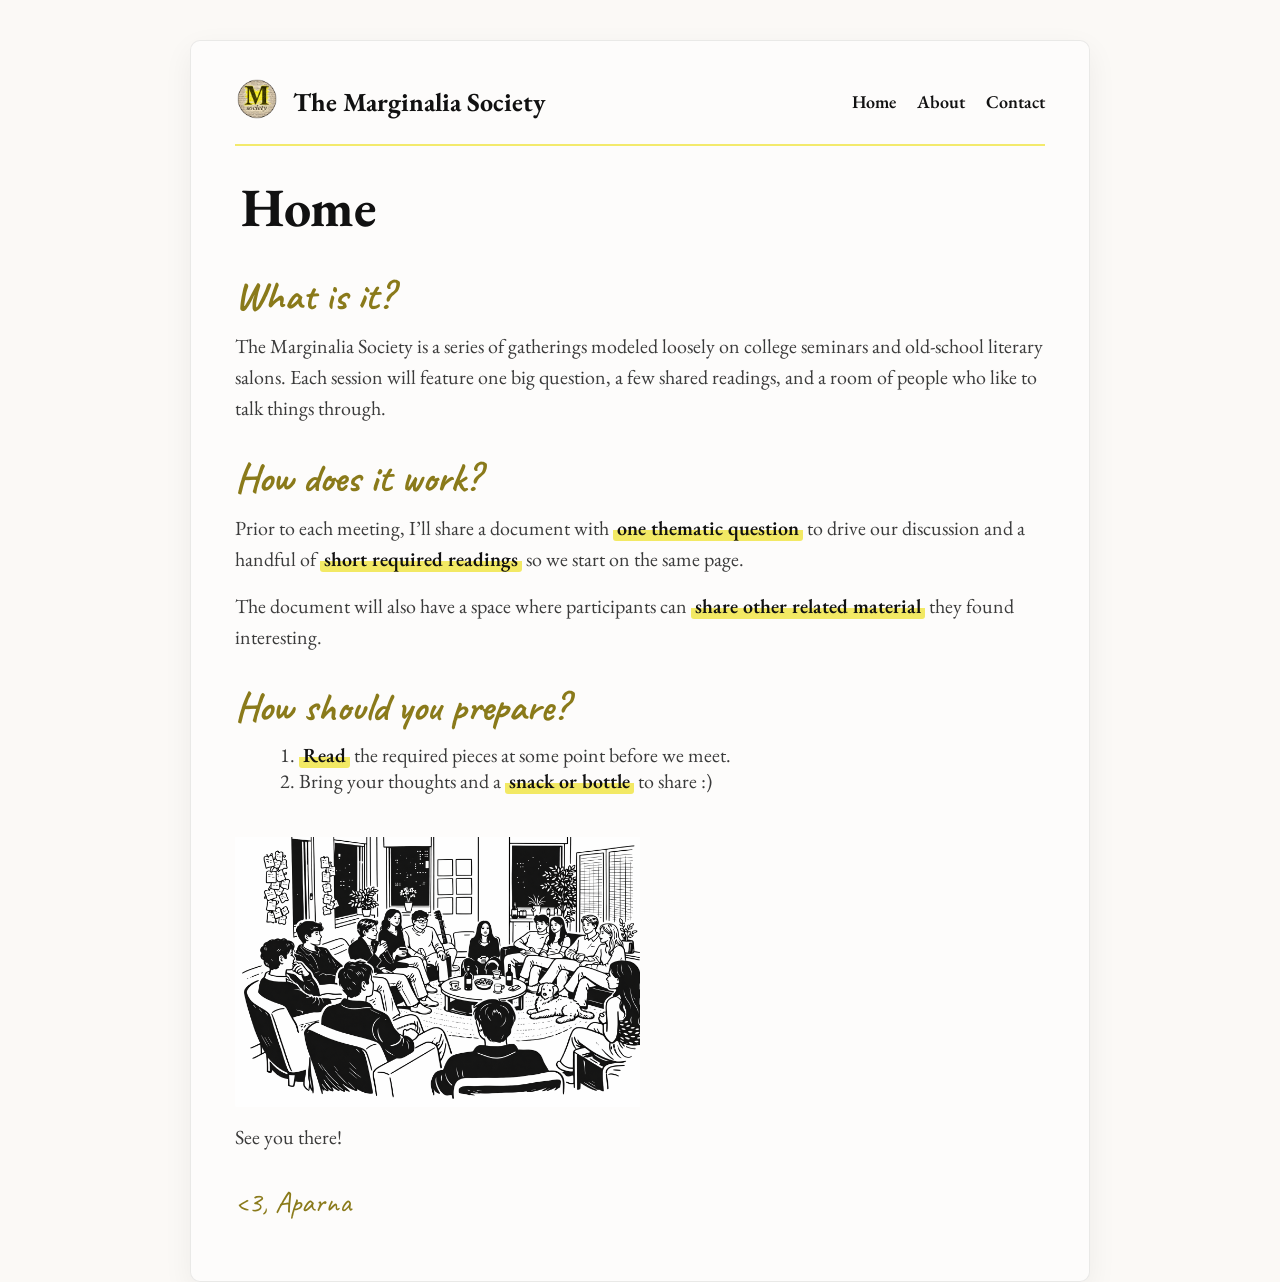
<file: index.html>
<!doctype html>
<html>
  <head>
    <title>The Marginalia Society</title>
    <meta name="viewport" content="width=device-width, initial-scale=1" />
    <link rel="preconnect" href="https://fonts.googleapis.com" />
    <link rel="preconnect" href="https://fonts.gstatic.com" crossorigin />
    <link
      href="https://fonts.googleapis.com/css2?family=EB+Garamond:wght@400;600;700&family=Caveat:wght@500;700&display=swap"
      rel="stylesheet"
    />
    <link rel="stylesheet" href="style.css" />
    <meta name="viewport" content="width=device-width, initial-scale=1" />
  </head>
  <body>
    <div class="page">
      <div id="header-placeholder"></div>

      <script>
        fetch("/header.html")
          .then((response) => response.text())
          .then((data) => {
            document.getElementById("header-placeholder").innerHTML = data;
          });
      </script>

      <div class="h1">
        <h1>Home</h1>
      </div>

      <div class="script">What is it?</div>
      <p>
        The Marginalia Society is a series of gatherings modeled loosely on
        college seminars and old-school literary salons. Each session will
        feature one big question, a few shared readings, and a room of people
        who like to talk things through.
      </p>

      <div class="script">How does it work?</div>
      <p>
        Prior to each meeting, I’ll share a document with
        <span class="hl">one thematic question</span> to drive our discussion
        and a handful of <span class="hl">short required readings</span> so we
        start on the same page.
      </p>
      <p>
        The document will also have a space where participants can
        <span class="hl">share other related material</span> they found
        interesting.
      </p>

      <div class="script">How should you prepare?</div>
      <ol>
        <li>
          <span class="hl">Read</span> the required pieces at some point before
          we meet.
        </li>
        <li>
          Bring your thoughts and a <span class="hl">snack or bottle</span> to
          share :)
        </li>
      </ol>

      <div>
        <img
          class="content-img"
          src="msocietysketchbw.png"
          alt="Marginalia Society Meeting"
          width="50%"
          height="50%"
          style="margin-top: 25px"
        />
        <!-- <p class="title">The Marginalia Society</p> -->
      </div>

      <p>See you there!</p>

      <!-- <a class="button" href="meetings.html">View Next Meeting</a> -->

      <div class="footer-sign">&lt;3, Aparna</div>
    </div>
  </body>
</html>
</file>
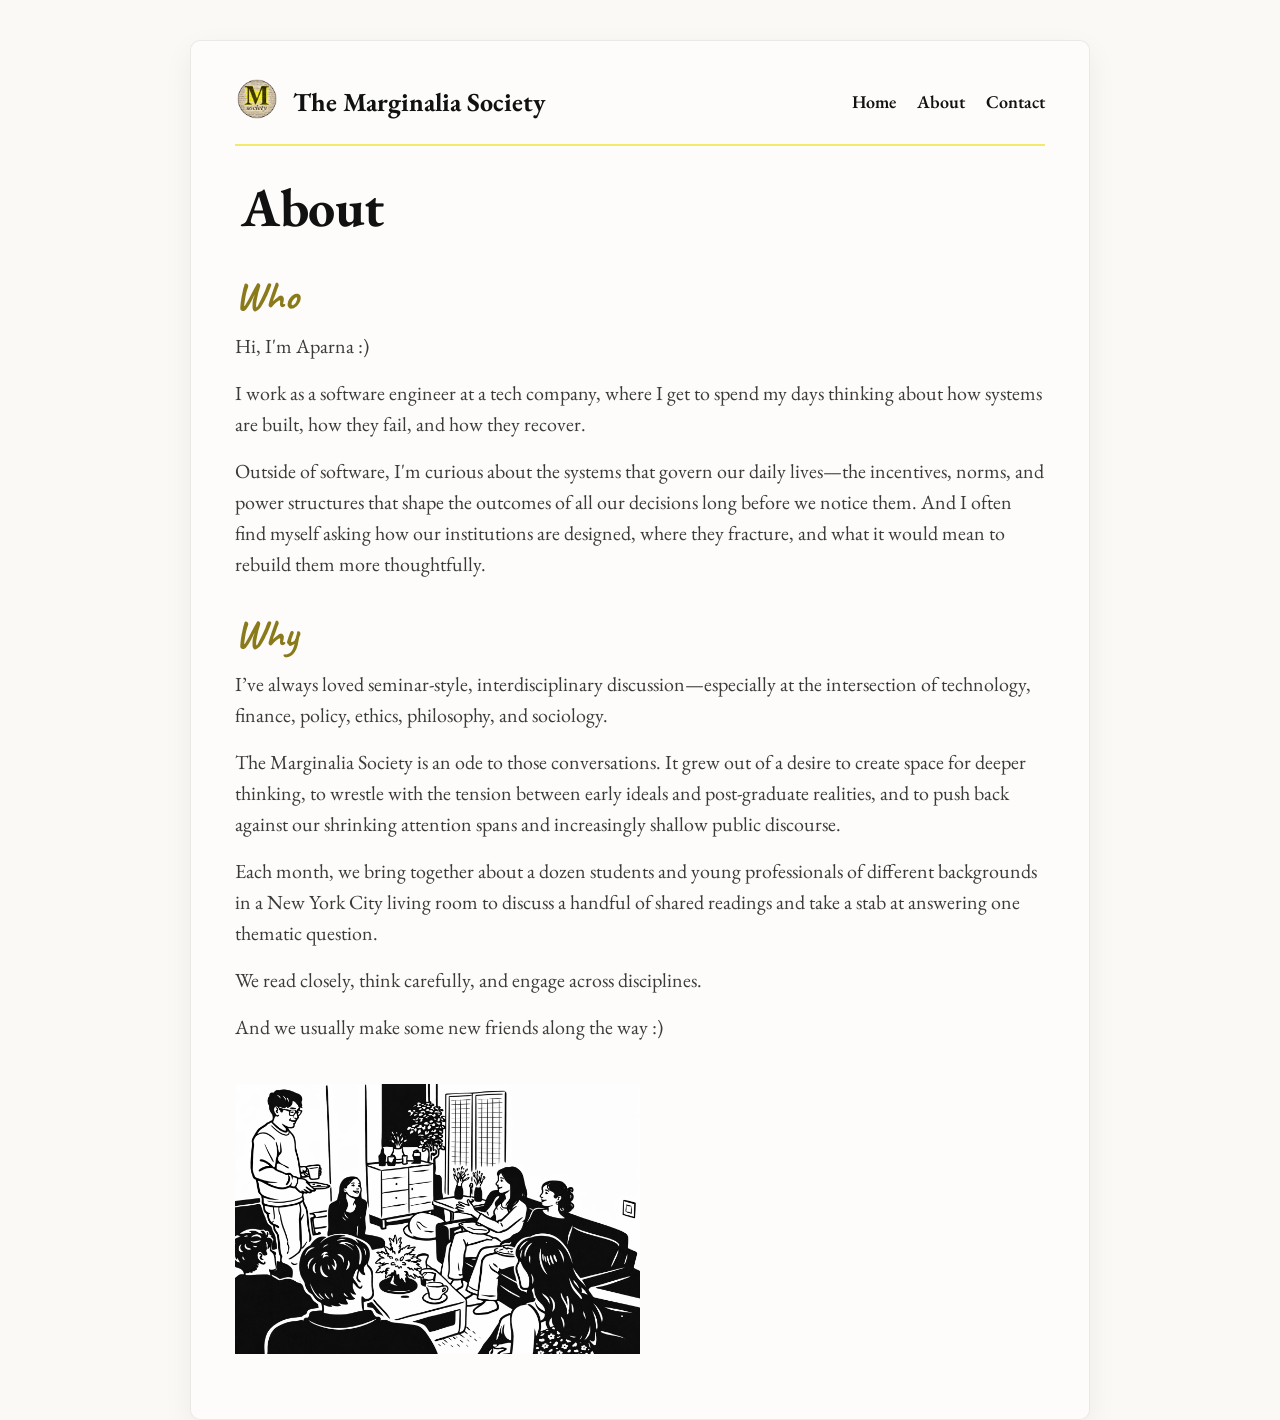
<file: about.html>
<!doctype html>
<html>
  <head>
    <title>About | The Marginalia Society</title>
    <meta name="viewport" content="width=device-width, initial-scale=1" />

    <link rel="preconnect" href="https://fonts.googleapis.com" />
    <link rel="preconnect" href="https://fonts.gstatic.com" crossorigin />
    <link
      href="https://fonts.googleapis.com/css2?family=EB+Garamond:wght@400;600;700&family=Caveat:wght@500;700&display=swap"
      rel="stylesheet"
    />
    <link rel="stylesheet" href="style.css" />
    <meta name="viewport" content="width=device-width, initial-scale=1" />
  </head>

  <body>
    <div class="page">
      <div id="header-placeholder"></div>

      <script>
        fetch("/header.html")
          .then((response) => response.text())
          .then((data) => {
            document.getElementById("header-placeholder").innerHTML = data;
          });
      </script>

      <div class="h1">
        <!-- <img src="MSocietyLogoItalicizedWarm.png" alt="" /> -->
        <h1>About</h1>
      </div>

      <div class="script">Who</div>

      <p>Hi, I'm Aparna :)</p>

      <p>
        I work as a software engineer at a tech company, where I get to spend my
        days thinking about how systems are built, how they fail, and how they
        recover.
      </p>

      <p>
        Outside of software, I'm curious about the systems that govern our daily
        lives—the incentives, norms, and power structures that shape the
        outcomes of all our decisions long before we notice them. And I often
        find myself asking how our institutions are designed, where they
        fracture, and what it would mean to rebuild them more thoughtfully.
      </p>

      <div class="script">Why</div>

      <p>
        I’ve always loved seminar-style, interdisciplinary discussion—especially
        at the intersection of technology, finance, policy, ethics, philosophy,
        and sociology.
      </p>

      <p>
        The Marginalia Society is an ode to those conversations. It grew out of
        a desire to create space for deeper thinking, to wrestle with the
        tension between early ideals and post-graduate realities, and to push
        back against our shrinking attention spans and increasingly shallow
        public discourse.
      </p>

      <p>
        Each month, we bring together about a dozen students and young
        professionals of different backgrounds in a New York City living room to
        discuss a handful of shared readings and take a stab at answering one
        thematic question.
      </p>

      <p>We read closely, think carefully, and engage across disciplines.</p>
      <p>And we usually make some new friends along the way :)</p>

      <div>
        <img
          class="content-img"
          src="msociettsketchbw2.png"
          alt="Marginalia Society Meeting"
          width="50%"
          height="50%"
          style="margin-top: 25px"
        />
        <!-- <p class="title">The Marginalia Society</p> -->
      </div>
    </div>
  </body>
</html>
</file>
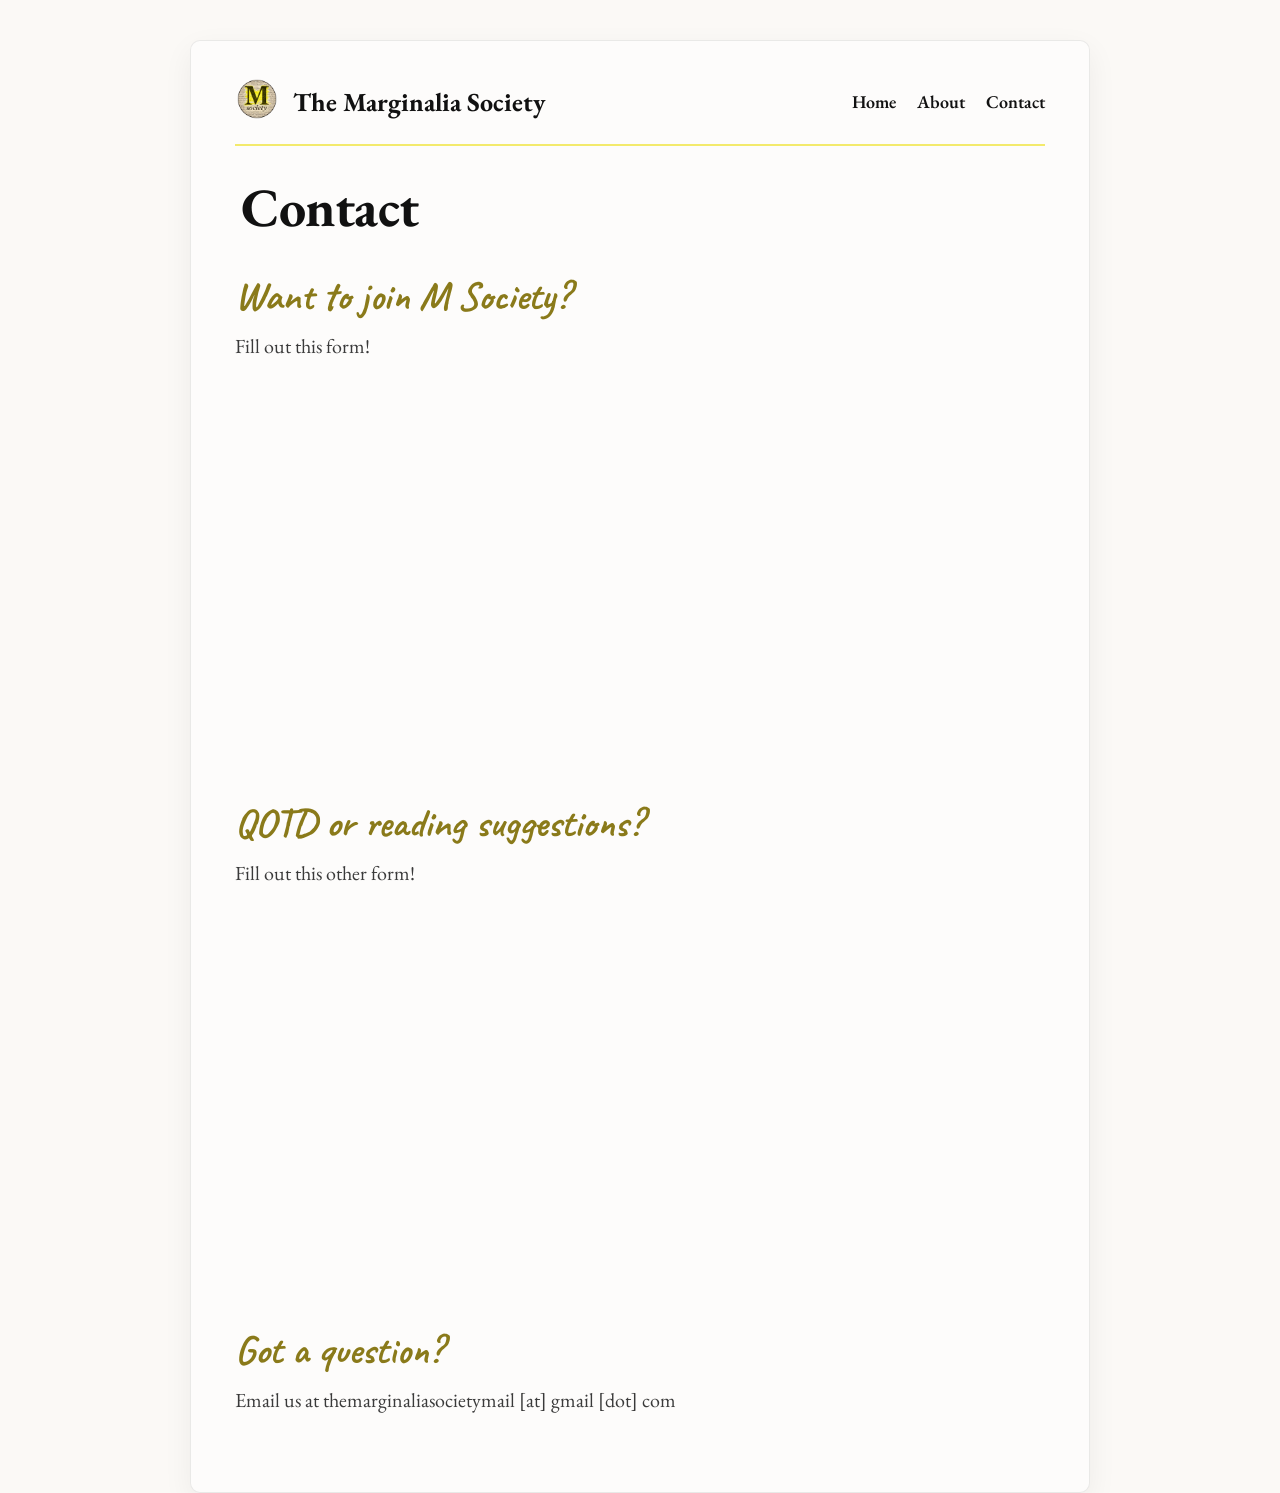
<file: contact.html>
<!doctype html>
<html>
  <head>
    <title>Contact | The Marginalia Society</title>
    <meta name="viewport" content="width=device-width, initial-scale=1" />

    <link rel="preconnect" href="https://fonts.googleapis.com" />
    <link rel="preconnect" href="https://fonts.gstatic.com" crossorigin />
    <link
      href="https://fonts.googleapis.com/css2?family=EB+Garamond:wght@400;600;700&family=Caveat:wght@500;700&display=swap"
      rel="stylesheet"
    />
    <link rel="stylesheet" href="style.css" />
    <meta name="viewport" content="width=device-width, initial-scale=1" />
  </head>

  <body>
    <div class="page">
      <div id="header-placeholder"></div>

      <script>
        fetch("/header.html")
          .then((response) => response.text())
          .then((data) => {
            document.getElementById("header-placeholder").innerHTML = data;
          });
      </script>

      <div class="h1">
        <!-- <img src="MSocietyLogoItalicizedWarm.png" alt="" /> -->
        <h1>Contact</h1>
      </div>

      <div class="script">Want to join M Society?</div>

      <p>Fill out this form!</p>
      <iframe
        class="contact-form"
        src="https://docs.google.com/forms/d/e/1FAIpQLScKFVO4Bgy3HkTnOiD_jjnbtPMNG1E1Nk7kyQTzUdtpGbCMNg/viewform?embedded=true"
        width="760"
        height="350"
        >Loading…</iframe
      >

      <div class="script">QOTD or reading suggestions?</div>

      <p>Fill out this other form!</p>
      <iframe
        class="contact-form"
        src="https://docs.google.com/forms/d/e/1FAIpQLScdYCstCziC6WzZ9gH7np_758b3Mp_FXCdUGqH1u-e9yZExkg/viewform?embedded=true"
        width="760"
        height="350"
        >Loading…</iframe
      >

      <!-- <iframe
        src="https://docs.google.com/forms/d/e/1FAIpQLScdYCstCziC6WzZ9gH7np_758b3Mp_FXCdUGqH1u-e9yZExkg/viewform?embedded=true"
        width="640"
        height="867"
        frameborder="0"
        marginheight="0"
        marginwidth="0"
        >Loading…</iframe
      > -->

      <div class="script">Got a question?</div>

      <p>
        Email us at themarginaliasocietymail [at] gmail [dot] com
        <!-- <a href="themarginaliasocietymail@gmail.com"
          >themarginaliasocietymail@gmail.com</a
        > -->
      </p>
    </div>
  </body>
</html>
</file>
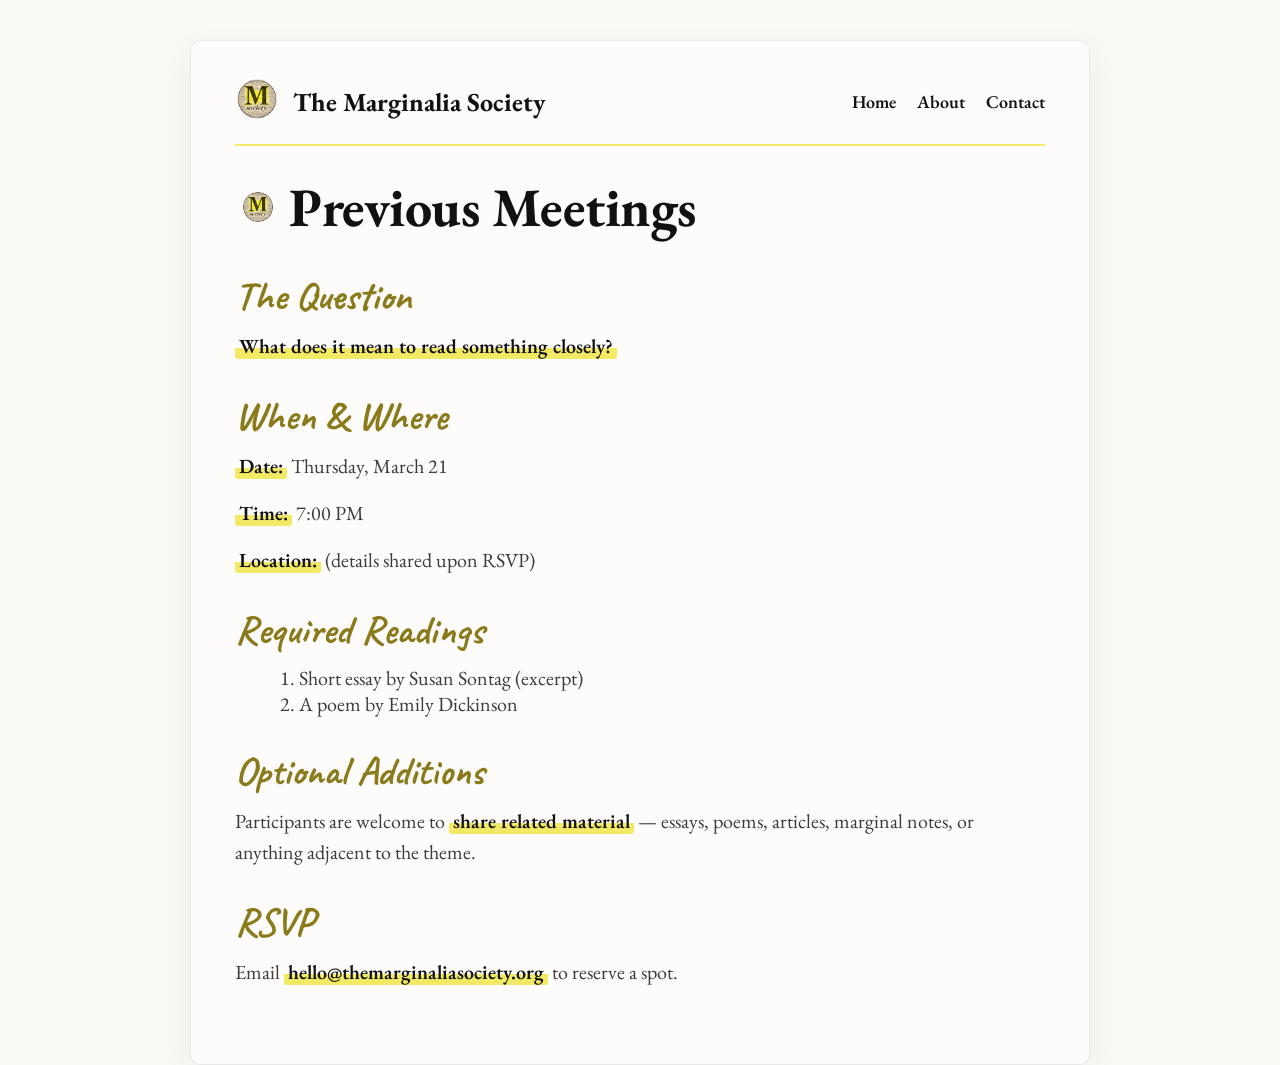
<file: meetings.html>
<!doctype html>
<html>
  <head>
    <title>Next Meeting | The Marginalia Society</title>
    <meta name="viewport" content="width=device-width, initial-scale=1" />

    <link rel="preconnect" href="https://fonts.googleapis.com" />
    <link rel="preconnect" href="https://fonts.gstatic.com" crossorigin />
    <link
      href="https://fonts.googleapis.com/css2?family=EB+Garamond:wght@400;600;700&family=Caveat:wght@500;700&display=swap"
      rel="stylesheet"
    />
    <link rel="stylesheet" href="style.css" />
    <meta name="viewport" content="width=device-width, initial-scale=1" />
  </head>
  <body>
    <div class="page">
      <div id="header-placeholder"></div>

      <script>
        fetch("/header.html")
          .then((response) => response.text())
          .then((data) => {
            document.getElementById("header-placeholder").innerHTML = data;
          });
      </script>

      <div class="h1">
        <img src="logo.png" alt="" />
        <h1>Previous Meetings</h1>
      </div>

      <div class="script">The Question</div>
      <p>
        <span class="hl">What does it mean to read something closely?</span>
      </p>

      <div class="script">When & Where</div>
      <p><span class="hl">Date:</span> Thursday, March 21</p>
      <p><span class="hl">Time:</span> 7:00 PM</p>
      <p><span class="hl">Location:</span> (details shared upon RSVP)</p>

      <div class="script">Required Readings</div>
      <ol>
        <li>Short essay by Susan Sontag (excerpt)</li>
        <li>A poem by Emily Dickinson</li>
      </ol>

      <div class="script">Optional Additions</div>
      <p>
        Participants are welcome to
        <span class="hl">share related material</span> — essays, poems,
        articles, marginal notes, or anything adjacent to the theme.
      </p>

      <div class="script">RSVP</div>
      <p>
        Email <span class="hl">hello@themarginaliasociety.org</span> to reserve
        a spot.
      </p>
    </div>
  </body>
</html>
</file>
<file: style.css>
:root{
  --paper: #fbf9f6;
  --ink: #111111;
  --muted: #3a3a3a;
  --highlight: #F2E85C;
  --rule: rgba(0,0,0,0.08);
  --link: #3e85b0;
}

*{ box-sizing: border-box; }

html, body { height: 100%; }

body{
  margin: 0;
  font-family: "EB Garamond", Georgia, serif;
  color: var(--ink);
  background: var(--paper);
}

/* Page container like a document sheet */
.page{
  max-width: 900px;
  margin: 40px auto 80px;
  background: rgba(255,255,255,0.55);
  border: 1px solid var(--rule);
  box-shadow: 0 10px 30px rgba(0,0,0,0.06);
  border-radius: 10px;
  padding: 36px 44px 60px;
}

/* Header/nav: quieter, more “document” */
header{
  display: flex;
  align-items: center;
  justify-content: space-between;
  gap: 20px;
  padding-bottom: 18px;
  border-bottom: 2px solid rgba(242,232,92,0.9);
}

.brand{
  display:flex;
  align-items:center;
  gap: 14px;
}

.brand img{
  width: 44px;
  height: 44px;
  border-radius: 50%;
}

.brand .title{
  font-weight: 700;
  font-size: 26px;
  line-height: 1;
  margin: 0;
  text-decoration: none;
  color: var(--ink);
}

nav a{
  text-decoration: none;
  color: var(--ink);
  font-weight: 600;
  font-size: 18px;
  margin-left: 18px;
}

nav a:hover{ text-decoration: underline; }

/* Big page title like the FAQ doc */
.h1{
  display:flex;
  align-items:center;
  gap: 14px;
  margin: 26px 0 5px;
  margin-left: 6px;
}

.h1 img{
  width: 34px;
  height: 34px;
  border-radius: 50%;
}

.h1 h1{
  margin: 0;
  font-size: 54px;
  letter-spacing: -0.5px;
}

/* Handwritten section headers */
.script{
  font-family: "Caveat", cursive;
  font-size: 40px;
  font-weight: 700;
  color: #8a7a1a; /* warm ink */
  margin: 29px 0 10px;
}

/* Body copy like a printed doc */
p{
  font-size: 20px;
  line-height: 1.55;
  color: var(--muted);
  margin: 10px 0 16px;
}

/* Yellow marker highlight */
.hl{
  background: linear-gradient(transparent 58%, rgba(242,232,92,0.95) 58%);
  padding: 0 4px;
  border-radius: 3px;
  font-weight: 600;
  color: var(--ink);
}

/* Call-to-action button that matches highlight */
.button{
  display: inline-block;
  margin-top: 10px;
  padding: 12px 18px;
  border-radius: 6px;
  background: var(--highlight);
  color: var(--ink);
  text-decoration: none;
  font-weight: 700;
  border: 1px solid rgba(0,0,0,0.08);
}

.button:hover{
  filter: brightness(0.97);
}

/* Simple list like the doc */
ol{
  margin: 8px 0 18px 24px;
  font-size: 20px;
  color: var(--muted);
}

.footer-sign{
  margin-top: 30px;
  font-family: "Caveat", cursive;
  font-size: 30px;
  color: #8a7a1a;
}

a{
    color: var(--link)
}

.contact-form{
  display: block;
  width: min(760px, calc(100% + 24px));
  margin: 0 0 18px -60px;
  margin-bottom: 70px;
  border: 0;
}

/* Header base tweaks (all sizes) */
.brand { align-items: center; }
.brand-center { display: block; }
header { align-items: center; }

/* ATTEMPTING TO MAKE IT LESS TERRIBLE ON MOBILE */

/* Mobile header: logo left, title centered, nav centered underneath */
@media (max-width: 600px) {
  .page {
    padding: 22px 18px 40px;
    margin: 18px 12px 50px;
  }

  header {
    /* override desktop header row */
    display: flex;
    flex-direction: column;
    align-items: stretch; /* full width */
    gap: 10px;
    padding-bottom: 14px;
  }

  /* Make brand a flex layout:
     [logo offset left][title centered] */
  .brand {
    width: 100%;
    display: flex;
    align-items: center;
    justify-content: center;
    position: relative;
  }

  .brand {
    flex-direction: column;
    gap: 8px;
  }

  .brand img {
    width: 40px;
    height: 40px;
  }

  .content-img {
    width: 100%;
    max-width: 100%;
    height: auto;
  }

  .brand .title {
    font-size: 20px;
    line-height: 1.05;
    margin: 0;
  }

  /* Center the nav underneath */
  nav {
    width: 100%;
    display: flex;
    justify-content: center;
    gap: 22px;
    flex-wrap: wrap;
    padding-top: 4px;
  }

  nav a {
    margin-left: 0; /* kills desktop spacing */
    font-size: 20px;
  }

  /* Optional: tighten big titles a bit on mobile */
  .h1 h1 {
    font-size: 27px;
  }

  /* Handwritten section headers */
.script{
  font-size: 35px;
}

  p, ol {
    font-size: 19px;
  }

  .contact-form {
    display: block;
    width: 100%;
    max-width: 100%;
    margin: 0 auto 18px;
    margin-left: -15px;
  }
}
</file>
